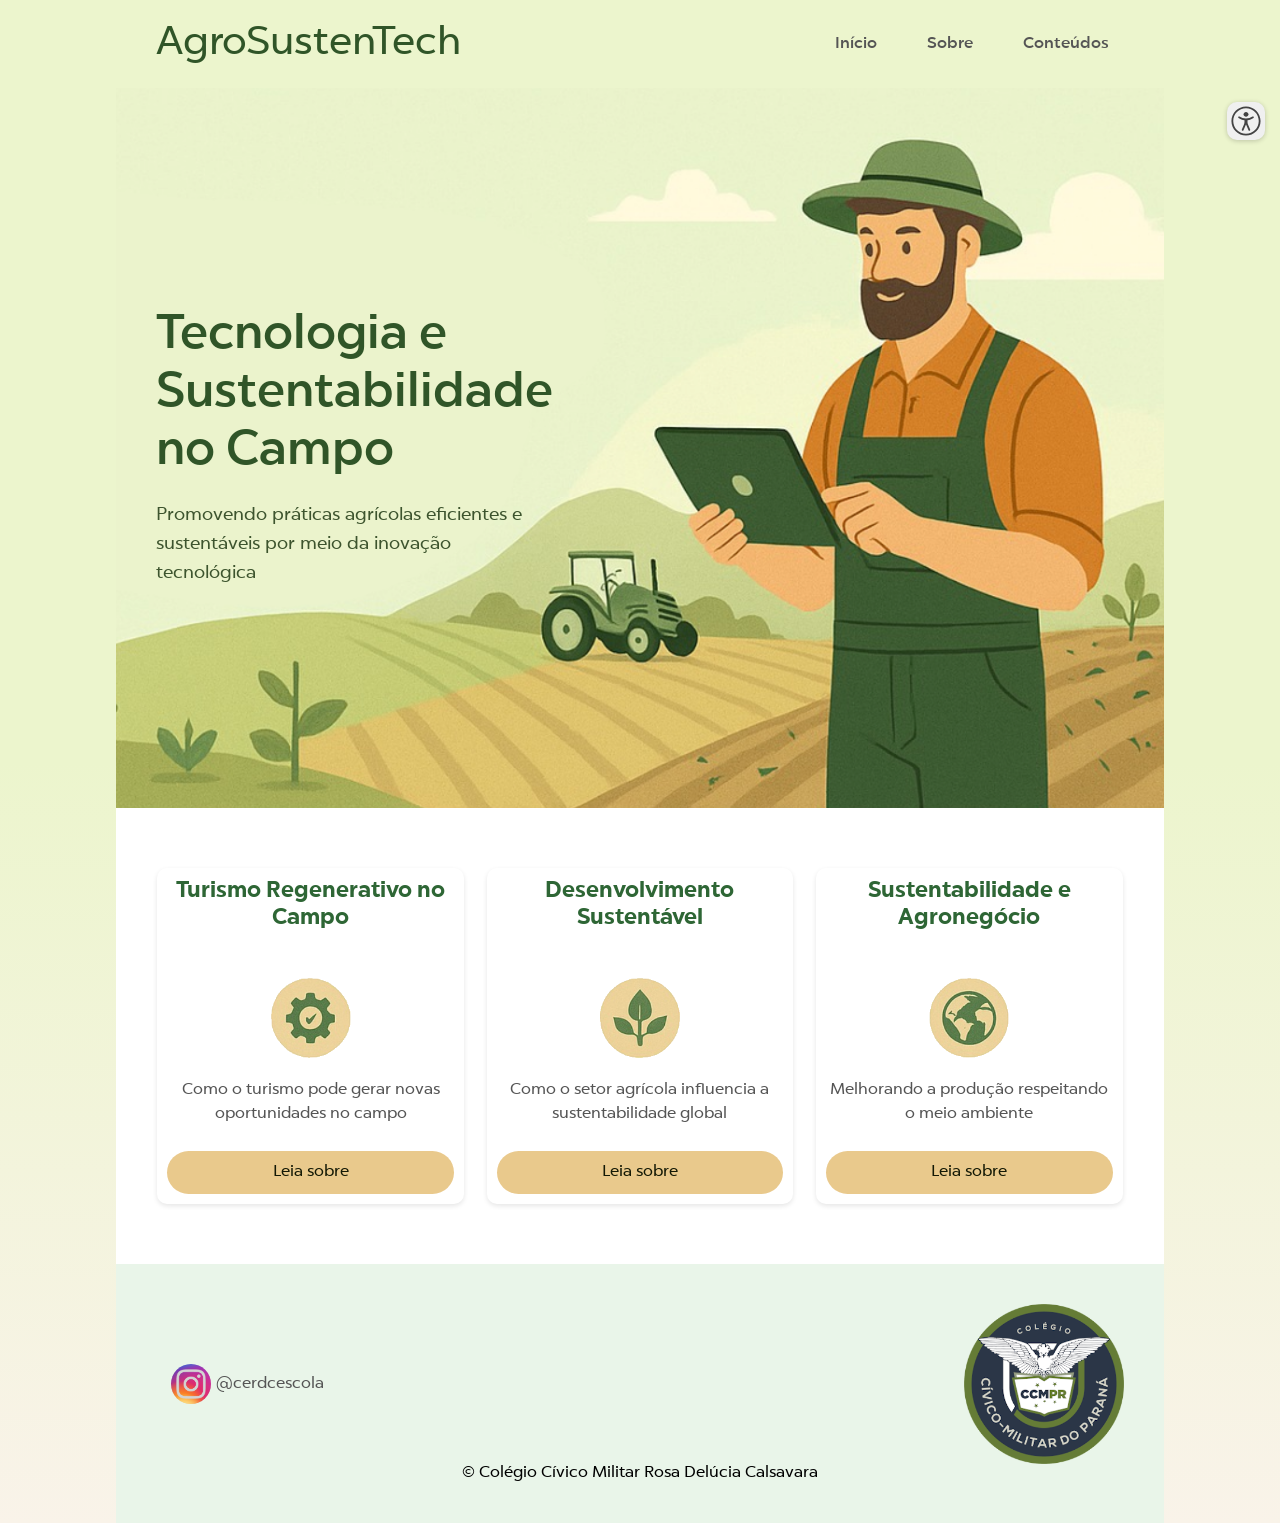
<file: index.html>
<!DOCTYPE html>
<html lang="en">

<head>
    <meta charset="UTF-8">
    <meta name="viewport" content="width=device-width, initial-scale=1.0">
    <title>Document</title>
    <link href="./styles/style.css" rel="stylesheet">
    <link rel="stylesheet" href="./acessibility/style.css"/>
    <script type="text/javascript" src="./acessibility/script.js"></script>
</head>

<body>

    <div class="main-width">
        <nav>
            <div>
                <a href="/agrosustentech"><h1>AgroSustenTech</h1></a>
            </div>
            <div class="nav-links-wrapper">
                <ul>
                    <li><a href="">Início</a></li>
                    <li><a href="./about/index.html">Sobre</a></li>
                    <li><a href="#info">Conteúdos</a></li>
                </ul>
                <div class="hamburguer">
                    <div class="bar"></div>
                    <div class="bar"></div>
                    <div class="bar"></div>
                </div>
            </div>
        </nav>
        <section class="hero">
            <div class="image">
                <div class="text">
                    <h1>Tecnologia e Sustentabilidade no Campo</h1>
                    <p>Promovendo práticas agrícolas eficientes e sustentáveis por meio da inovação tecnológica</p>
                </div>
            </div>
        </section>
        <section class="info" id="info">
            <ul>
                <li>
                    <h1>Turismo Regenerativo no Campo</h1>
                    <img src="images/icon-3.png">
                    <p>Como o turismo pode gerar novas oportunidades no campo</p>
                    <a href="./news/a-new/a-new.html">
                        <button>
                            Leia sobre
                        </button>
                    </a>
                </li>
                <li>
                    <h1>Desenvolvimento Sustentável</h1>
                    <img src="images/icon-1.png">
                    <p>Como o setor agrícola influencia a sustentabilidade global</p>
                    <a href="./news/b-new/b-new.html">
                        <button>
                            Leia sobre
                        </button>
                    </a>
                </li>
                <li>
                    <h1>Sustentabilidade e Agronegócio</h1>
                    <img src="images/icon-2.png">
                    <p>Melhorando a produção respeitando o meio ambiente</p>
                    <a href="./news/c-new/c-new.html">
                        <button>
                            Leia sobre
                        </button>
                    </a>
                </li>
            </ul>
        </section>

        <footer>
            <ul>
                <li>
                    <ul>
                        <li>
                            <img src="./images/sm_5b37de3263964.png" alt="">
                            <a href="https://www.instagram.com/cerdcescola/">@cerdcescola</a>
                        </li>
                    </ul>
                </li>
                <li>
                    </li>
                <li>
                    <img src="./images/brasao_cpmpr270.png" alt="">
                </li>
            </ul>
            <p class="copyright">&copy; Colégio Cívico Militar Rosa Delúcia Calsavara
        </footer>

    </div>
    <script>
        const hamburguer = document.querySelector(".hamburguer");
        const nav = document.querySelector("nav")


        hamburguer.addEventListener("click", () => {
            nav.classList.toggle("nav-open")
        })
    </script>
    <script type="text/javascript">
        ACCESSIBILITY.init();
    </script>

</body>

</html>
</file>
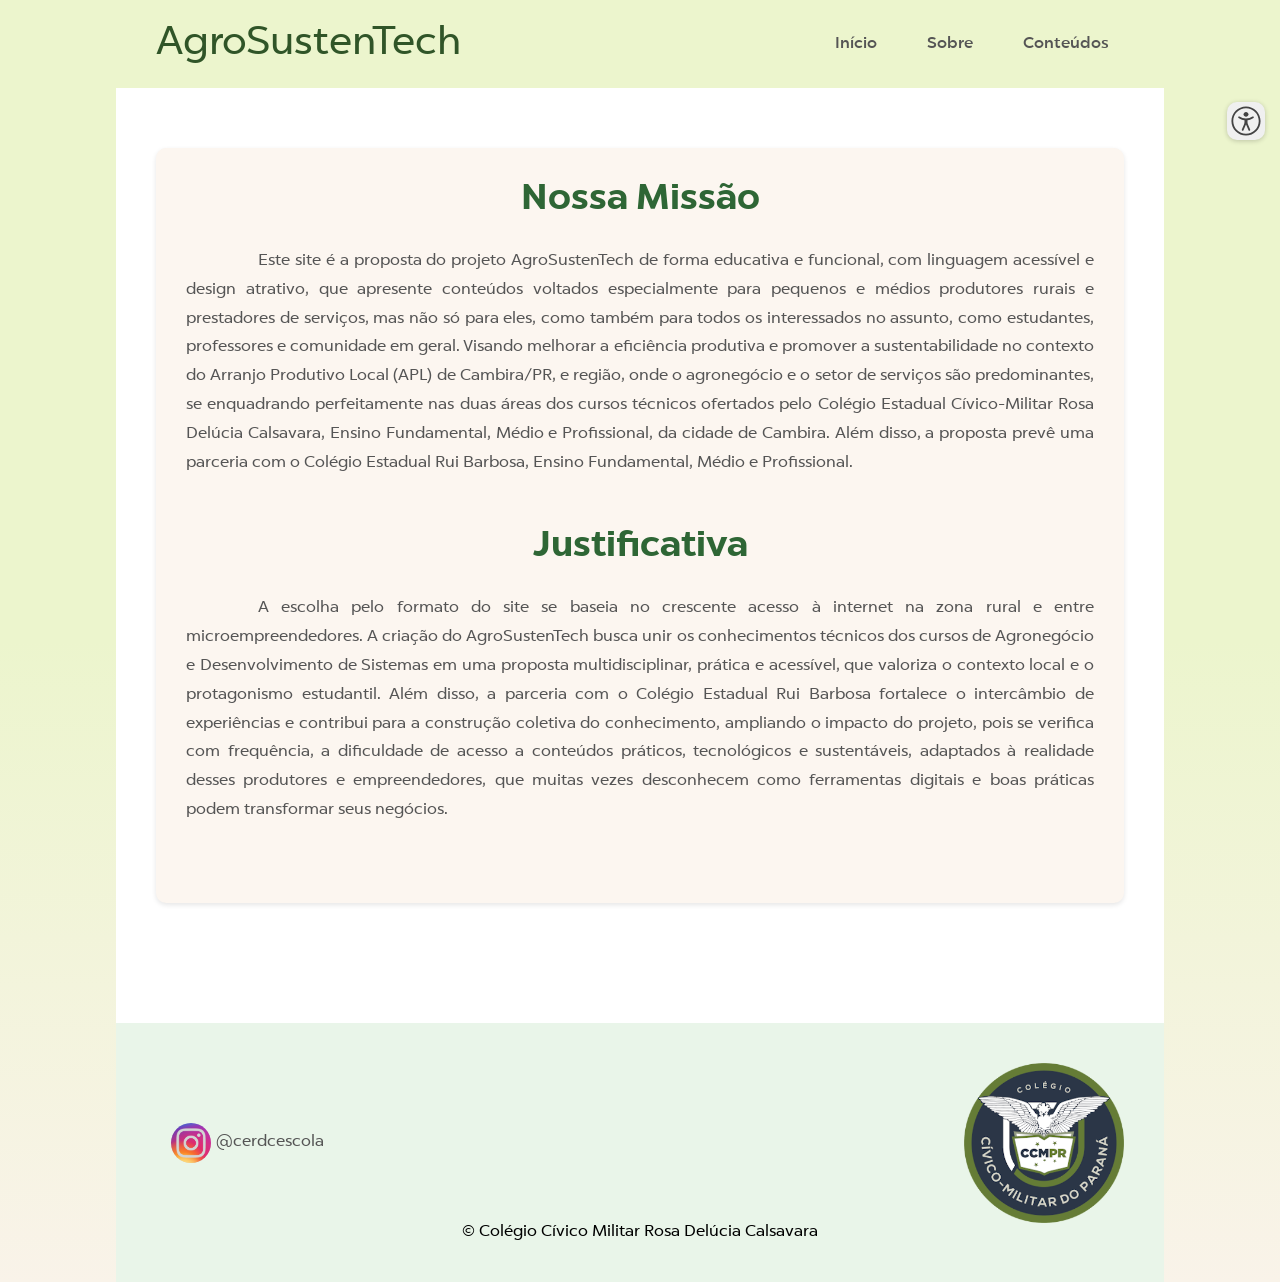
<file: about/index.html>
<!DOCTYPE html>
<html lang="en">
  <head>
    <meta charset="UTF-8" />
    <meta name="viewport" content="width=device-width, initial-scale=1.0" />
    <title>Sobre Nós - AgroSustenTech</title>
    <link href="../styles/style.css" rel="stylesheet" />
    <link rel="stylesheet" href="../acessibility/style.css" />
    <script type="text/javascript" src="../acessibility/script.js"></script>
  </head>

  <body>
    <div class="main-width">
      <nav>
        <div>
          <a href="/agrosustentech"><h1>AgroSustenTech</h1></a>
        </div>
        <div class="nav-links-wrapper">
          <ul>
            <li><a href="../">Início</a></li>
            <li><a href="../about/">Sobre</a></li>
            <li><a href="../#info">Conteúdos</a></li>
          </ul>
          <div class="hamburguer">
            <div class="bar"></div>
            <div class="bar"></div>
            <div class="bar"></div>
          </div>
        </div>
      </nav>

      <section class="about-content">
        <div class="about-info-block">
          <h2>Nossa Missão</h2>
          <p>
            Este site é a proposta do projeto AgroSustenTech de forma educativa
            e funcional, com linguagem acessível e design atrativo, que
            apresente conteúdos voltados especialmente para pequenos e médios
            produtores rurais e prestadores de serviços, mas não só para eles,
            como também para todos os interessados no assunto, como estudantes,
            professores e comunidade em geral. Visando melhorar a eficiência
            produtiva e promover a sustentabilidade no contexto do Arranjo
            Produtivo Local (APL) de Cambira/PR, e região, onde o agronegócio e
            o setor de serviços são predominantes, se enquadrando perfeitamente
            nas duas áreas dos cursos técnicos ofertados pelo Colégio Estadual
            Cívico-Militar Rosa Delúcia Calsavara, Ensino Fundamental, Médio e
            Profissional, da cidade de Cambira. Além disso, a proposta prevê uma
            parceria com o Colégio Estadual Rui Barbosa, Ensino Fundamental,
            Médio e Profissional.
          </p>
          <h2>Justificativa</h2>
          <p>
            A escolha pelo formato do site se baseia no crescente acesso à
            internet na zona rural e entre microempreendedores. A criação do
            AgroSustenTech busca unir os conhecimentos técnicos dos cursos de
            Agronegócio e Desenvolvimento de Sistemas em uma proposta
            multidisciplinar, prática e acessível, que valoriza o contexto local
            e o protagonismo estudantil. Além disso, a parceria com o Colégio
            Estadual Rui Barbosa fortalece o intercâmbio de experiências e
            contribui para a construção coletiva do conhecimento, ampliando o
            impacto do projeto, pois se verifica com frequência, a dificuldade
            de acesso a conteúdos práticos, tecnológicos e sustentáveis,
            adaptados à realidade desses produtores e empreendedores, que muitas
            vezes desconhecem como ferramentas digitais e boas práticas podem
            transformar seus negócios.
          </p>
        </div>
      </section>
      <footer>
        <ul>
          <li>
            <ul>
              <li>
                <img src="../images/sm_5b37de3263964.png" alt="" />
                <a href="https://www.instagram.com/cerdcescola/"
                  >@cerdcescola</a
                >
              </li>
            </ul>
          </li>
          <li></li>
          <li>
            <img src="../images/brasao_cpmpr270.png" alt="" />
          </li>
        </ul>
        <p class="copyright">
          &copy; Colégio Cívico Militar Rosa Delúcia Calsavara
        </p>
      </footer>
    </div>
    <script>
      const hamburguer = document.querySelector(".hamburguer");
      const nav = document.querySelector("nav");

      hamburguer.addEventListener("click", () => {
        nav.classList.toggle("nav-open");
      });

      var element = document.getElementById("markdown-content");
      element.innerHTML = MarkdownToHtml.parse(element.innerHTML);
    </script>
    <script type="text/javascript">
      ACCESSIBILITY.init();
    </script>
  </body>
</html>
</file>
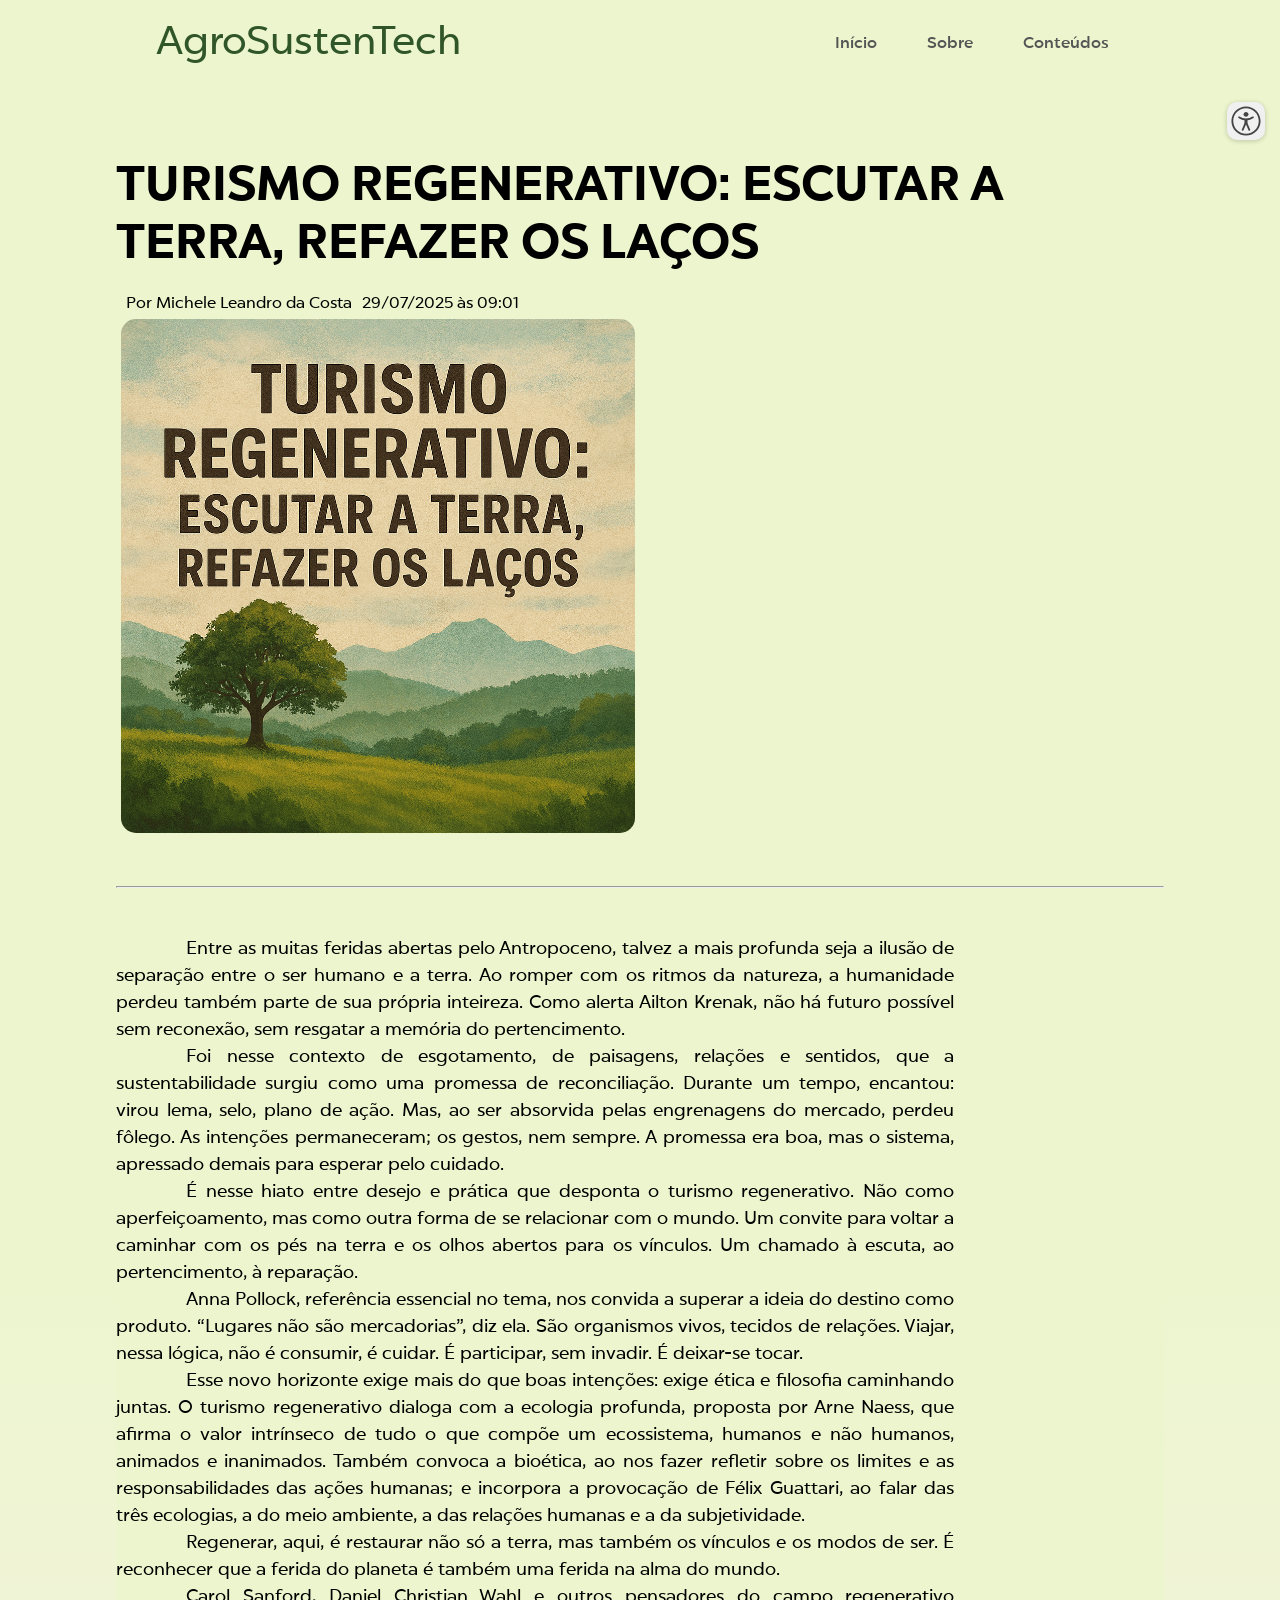
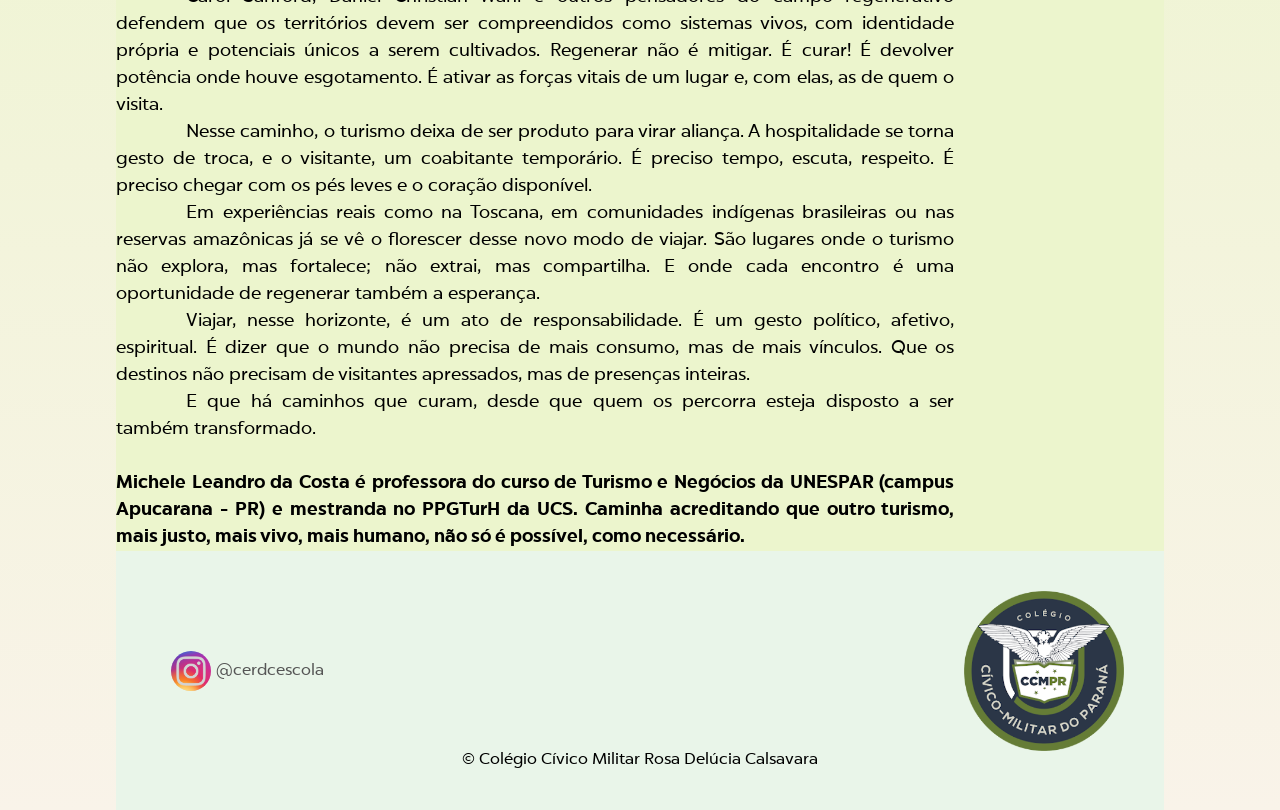
<file: news/a-new/a-new.html>
<!DOCTYPE html>
<html lang="en">
  <head>
    <meta charset="UTF-8" />
    <meta name="viewport" content="width=device-width, initial-scale=1.0" />
    <title>Document</title>
    <link href="../../styles/style.css" rel="stylesheet" />

    <link rel="stylesheet" href="../../acessibility/style.css" />
    <script type="text/javascript" src="../../acessibility/script.js"></script>
  </head>

  <body>
    <div class="main-width">
      <script src="../../src/markdown-to-html.min.js"></script>
      <nav>
        <div>
          <a href="/agrosustentech"><h1>AgroSustenTech</h1></a>
        </div>
        <div class="nav-links-wrapper">
          <ul>
            <li><a href="../../">Início</a></li>
            <li><a href="../../about/">Sobre</a></li>
            <li><a href="../../#info">Conteúdos</a></li>
          </ul>
          <div class="hamburguer">
            <div class="bar"></div>
            <div class="bar"></div>
            <div class="bar"></div>
          </div>
        </div>
      </nav>
      <section class="news-container">
        <h1 class="news-title">
          TURISMO REGENERATIVO: ESCUTAR A TERRA, REFAZER OS LAÇOS
        </h1>
        <div class="about-new">
          <p>Por Michele Leandro da Costa</p>
          <p>29/07/2025 às 09:01</p>
        </div>
        <section class="news-section">
          <img src="./img.png" alt="" />
          <hr />
          <div id="markdown-content">
            Entre as muitas feridas abertas pelo Antropoceno, talvez a mais profunda seja a ilusão de separação entre o ser humano e a terra. Ao romper com os ritmos da natureza, a humanidade perdeu também parte de sua própria inteireza. Como alerta Ailton Krenak, não há futuro possível sem reconexão, sem resgatar a memória do pertencimento.
            Foi nesse contexto de esgotamento, de paisagens, relações e sentidos, que a sustentabilidade surgiu como uma promessa de reconciliação. Durante um tempo, encantou: virou lema, selo, plano de ação. Mas, ao ser absorvida pelas engrenagens do mercado, perdeu fôlego. As intenções permaneceram; os gestos, nem sempre. A promessa era boa, mas o sistema, apressado demais para esperar pelo cuidado.
            É nesse hiato entre desejo e prática que desponta o turismo regenerativo. Não como aperfeiçoamento, mas como outra forma de se relacionar com o mundo. Um convite para voltar a caminhar com os pés na terra e os olhos abertos para os vínculos. Um chamado à escuta, ao pertencimento, à reparação.
            Anna Pollock, referência essencial no tema, nos convida a superar a ideia do destino como produto. “Lugares não são mercadorias”, diz ela. São organismos vivos, tecidos de relações. Viajar, nessa lógica, não é consumir, é cuidar. É participar, sem invadir. É deixar-se tocar.
            Esse novo horizonte exige mais do que boas intenções: exige ética e filosofia caminhando juntas. O turismo regenerativo dialoga com a ecologia profunda, proposta por Arne Naess, que afirma o valor intrínseco de tudo o que compõe um ecossistema, humanos e não humanos, animados e inanimados. Também convoca a bioética, ao nos fazer refletir sobre os limites e as responsabilidades das ações humanas; e incorpora a provocação de Félix Guattari, ao falar das três ecologias, a do meio ambiente, a das relações humanas e a da subjetividade.
            Regenerar, aqui, é restaurar não só a terra, mas também os vínculos e os modos de ser. É reconhecer que a ferida do planeta é também uma ferida na alma do mundo.
            Carol Sanford, Daniel Christian Wahl e outros pensadores do campo regenerativo defendem que os territórios devem ser compreendidos como sistemas vivos, com identidade própria e potenciais únicos a serem cultivados. Regenerar não é mitigar. É curar! É devolver potência onde houve esgotamento. É ativar as forças vitais de um lugar e, com elas, as de quem o visita.

            Nesse caminho, o turismo deixa de ser produto para virar aliança. A hospitalidade se torna gesto de troca, e o visitante, um coabitante temporário. É preciso tempo, escuta, respeito. É preciso chegar com os pés leves e o coração disponível.
            Em experiências reais como na Toscana, em comunidades indígenas brasileiras ou nas reservas amazônicas já se vê o florescer desse novo modo de viajar. São lugares onde o turismo não explora, mas fortalece; não extrai, mas compartilha. E onde cada encontro é uma oportunidade de regenerar também a esperança.
            Viajar, nesse horizonte, é um ato de responsabilidade. É um gesto político, afetivo, espiritual. É dizer que o mundo não precisa de mais consumo, mas de mais vínculos. Que os destinos não precisam de visitantes apressados, mas de presenças inteiras.
            E que há caminhos que curam, desde que quem os percorra esteja disposto a ser também transformado.
            <br>
            <p class="markdown-information">**Michele Leandro da Costa é professora do curso de Turismo e Negócios da UNESPAR (campus Apucarana - PR) e mestranda no PPGTurH da UCS. Caminha acreditando que outro turismo, mais justo, mais vivo, mais humano, não só é possível, como necessário.**</p>
          </div>
        </section>
      </section>
      <footer>
        <ul>
          <li>
            <ul>
              <li>
                <img src="../../images/sm_5b37de3263964.png" alt="" />
                <a href="https://www.instagram.com/cerdcescola/">@cerdcescola</a>
              </li>
            </ul>
          </li>
          <li></li>
          <li>
            <img src="../../images/brasao_cpmpr270.png" alt="" />
          </li>
        </ul>
        <p class="copyright">
          &copy; Colégio Cívico Militar Rosa Delúcia Calsavara
        </p>
      </footer>
    </div>


    <script>
      const hamburguer = document.querySelector(".hamburguer");
      const nav = document.querySelector("nav");

      hamburguer.addEventListener("click", () => {
        nav.classList.toggle("nav-open");
      });

      var element = document.getElementById("markdown-content");
      element.innerHTML = MarkdownToHtml.parse(element.innerHTML);
    </script>
    <script type="text/javascript">
      ACCESSIBILITY.init();
    </script>
  </body>
</html>
</file>
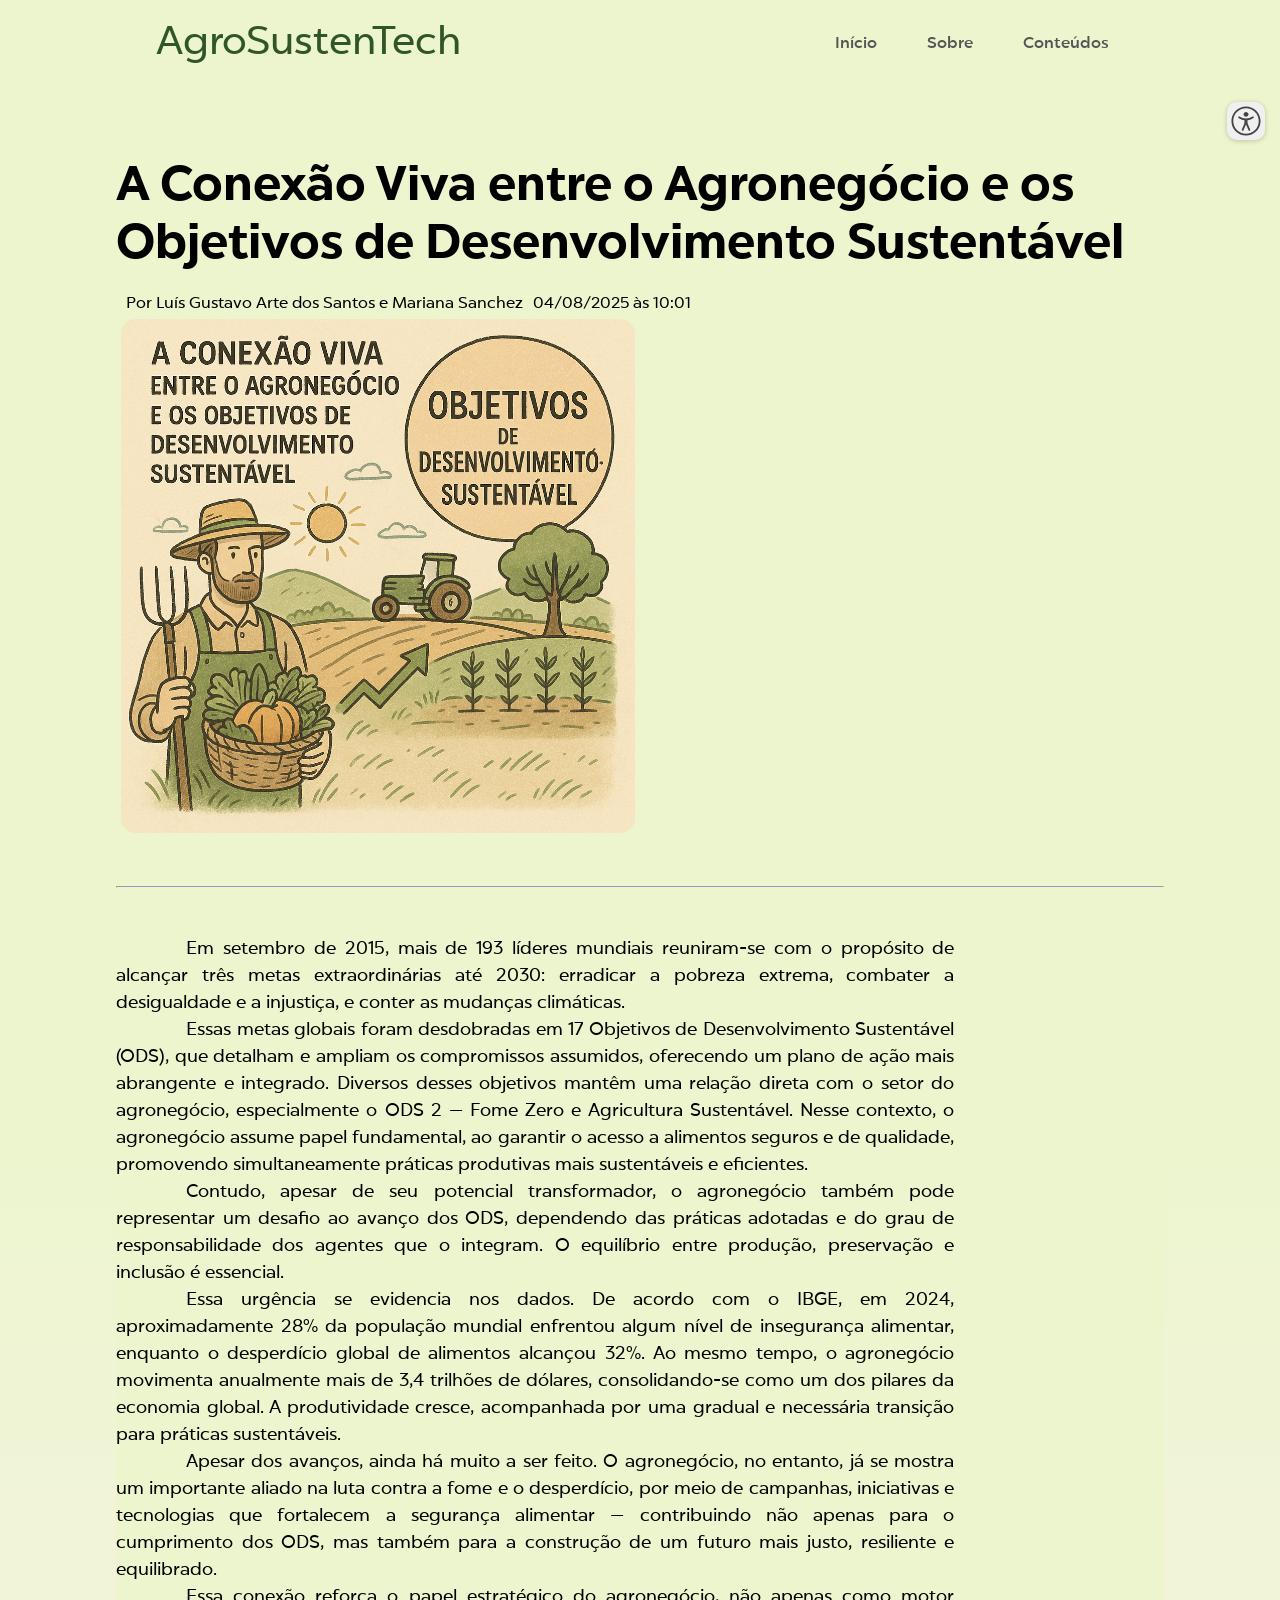
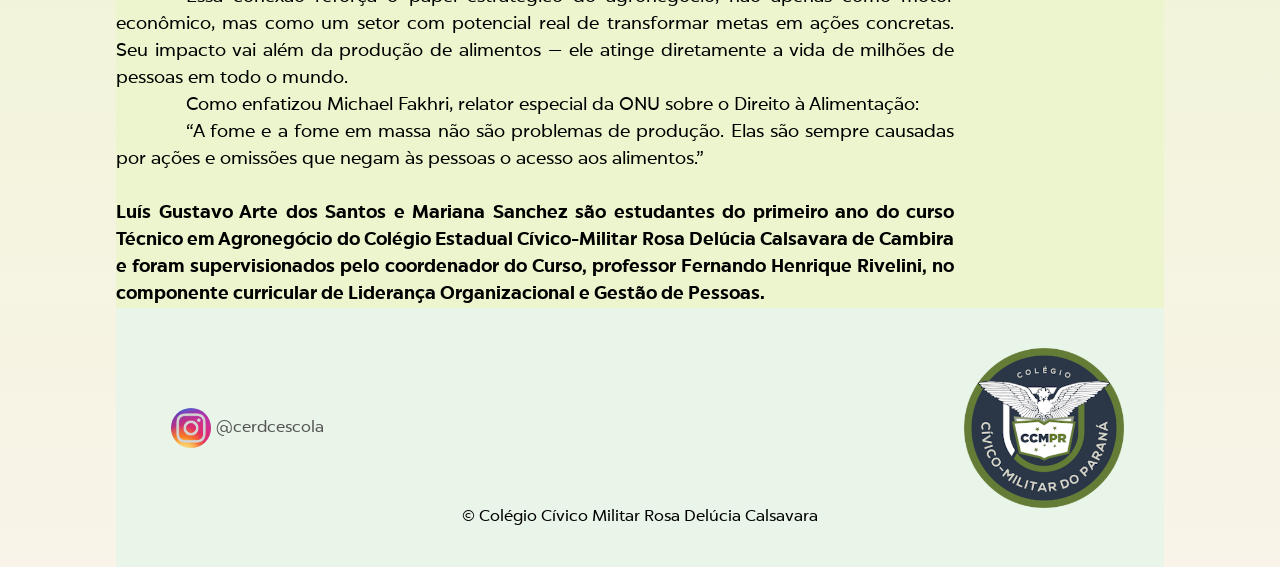
<file: news/b-new/b-new.html>
<!DOCTYPE html>
<html lang="en">
  <head>
    <meta charset="UTF-8" />
    <meta name="viewport" content="width=device-width, initial-scale=1.0" />
    <title>Document</title>
    <link href="../../styles/style.css" rel="stylesheet" />

    <link rel="stylesheet" href="../../acessibility/style.css" />
    <script type="text/javascript" src="../../acessibility/script.js"></script>
  </head>

  <body>
    <div class="main-width">
      <script src="../../src/markdown-to-html.min.js"></script>
      <nav>
        <div>
          <a href="/agrosustentech"><h1>AgroSustenTech</h1></a>
        </div>
        <div class="nav-links-wrapper">
          <ul>
            <li><a href="../../">Início</a></li>
            <li><a href="../../about/">Sobre</a></li>
            <li><a href="../../#info">Conteúdos</a></li>
          </ul>
          <div class="hamburguer">
            <div class="bar"></div>
            <div class="bar"></div>
            <div class="bar"></div>
          </div>
        </div>
      </nav>
      <section class="news-container">
        <h1 class="news-title">
          A Conexão Viva entre o Agronegócio e os Objetivos de Desenvolvimento Sustentável
        </h1>
        <div class="about-new">
          <p>Por Luís Gustavo Arte dos Santos e Mariana Sanchez</p>
          <p>04/08/2025 às 10:01</p>
        </div>
        <section class="news-section">
          <img src="./img.png" alt="" />
          <hr />
          <div id="markdown-content">
            Em setembro de 2015, mais de 193 líderes mundiais reuniram-se com o propósito de alcançar três metas extraordinárias até 2030: erradicar a pobreza extrema, combater a desigualdade e a injustiça, e conter as mudanças climáticas. 
            Essas metas globais foram desdobradas em 17 Objetivos de Desenvolvimento Sustentável (ODS), que detalham e ampliam os compromissos assumidos, oferecendo um plano de ação mais abrangente e integrado. Diversos desses objetivos mantêm uma relação direta com o setor do agronegócio, especialmente o ODS 2 — Fome Zero e Agricultura Sustentável. Nesse contexto, o agronegócio assume papel fundamental, ao garantir o acesso a alimentos seguros e de qualidade, promovendo simultaneamente práticas produtivas mais sustentáveis e eficientes. 
            Contudo, apesar de seu potencial transformador, o agronegócio também pode representar um desafio ao avanço dos ODS, dependendo das práticas adotadas e do grau de responsabilidade dos agentes que o integram. O equilíbrio entre produção, preservação e inclusão é essencial. 
            Essa urgência se evidencia nos dados. De acordo com o IBGE, em 2024, aproximadamente 28% da população mundial enfrentou algum nível de insegurança alimentar, enquanto o desperdício global de alimentos alcançou 32%. Ao mesmo tempo, o agronegócio movimenta anualmente mais de 3,4 trilhões de dólares, consolidando-se como um dos pilares da economia global. A produtividade cresce, acompanhada por uma gradual e necessária transição para práticas sustentáveis. 
            Apesar dos avanços, ainda há muito a ser feito. O agronegócio, no entanto, já se mostra um importante aliado na luta contra a fome e o desperdício, por meio de campanhas, iniciativas e tecnologias que fortalecem a segurança alimentar — contribuindo não apenas para o cumprimento dos ODS, mas também para a construção de um futuro mais justo, resiliente e equilibrado. 
            Essa conexão reforça o papel estratégico do agronegócio, não apenas como motor econômico, mas como um setor com potencial real de transformar metas em ações concretas. Seu impacto vai além da produção de alimentos — ele atinge diretamente a vida de milhões de pessoas em todo o mundo. 
            Como enfatizou Michael Fakhri, relator especial da ONU sobre o Direito à Alimentação: 
            “A fome e a fome em massa não são problemas de produção. Elas são sempre causadas por ações e omissões que negam às pessoas o acesso aos alimentos.”
            <br>
            <p class="markdown-information">**Luís Gustavo Arte dos Santos e Mariana Sanchez são estudantes do primeiro ano do curso Técnico em Agronegócio do Colégio Estadual Cívico-Militar Rosa Delúcia Calsavara de Cambira e foram supervisionados pelo coordenador do Curso, professor Fernando Henrique Rivelini, no componente curricular de Liderança Organizacional e Gestão de Pessoas.**</p>
          </div>
        </section>
      </section>
      
    <footer>
      <ul>
        <li>
          <ul>
            <li>
              <img src="../../images/sm_5b37de3263964.png" alt="" />
              <a href="https://www.instagram.com/cerdcescola/">@cerdcescola</a>
            </li>
          </ul>
        </li>
        <li></li>
        <li>
          <img src="../../images/brasao_cpmpr270.png" alt="" />
        </li>
      </ul>
      <p class="copyright">
        &copy; Colégio Cívico Militar Rosa Delúcia Calsavara
      </p>
    </footer>

    </div>

    <script>
      const hamburguer = document.querySelector(".hamburguer");
      const nav = document.querySelector("nav");

      hamburguer.addEventListener("click", () => {
        nav.classList.toggle("nav-open");
      });

      var element = document.getElementById("markdown-content");
      element.innerHTML = MarkdownToHtml.parse(element.innerHTML);
    </script>
    <script type="text/javascript">
      ACCESSIBILITY.init();
    </script>
  </body>
</html>
</file>
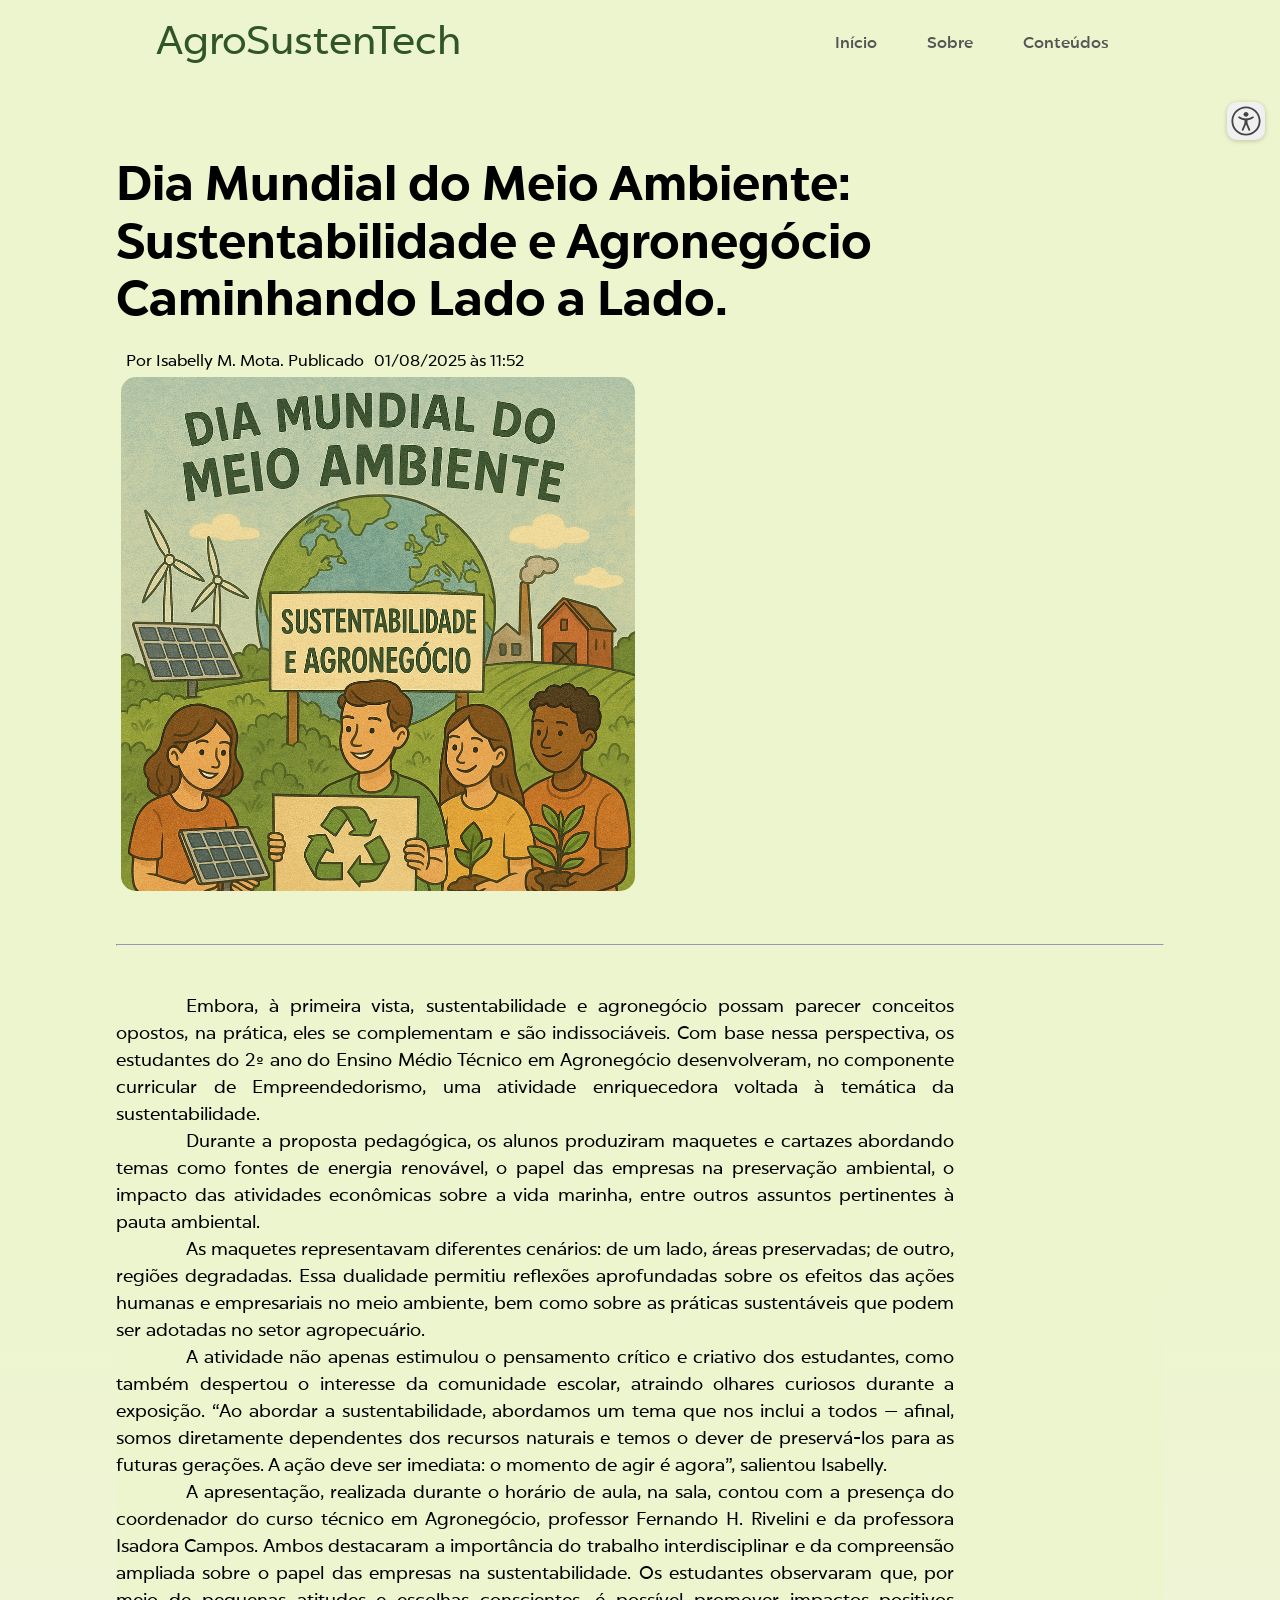
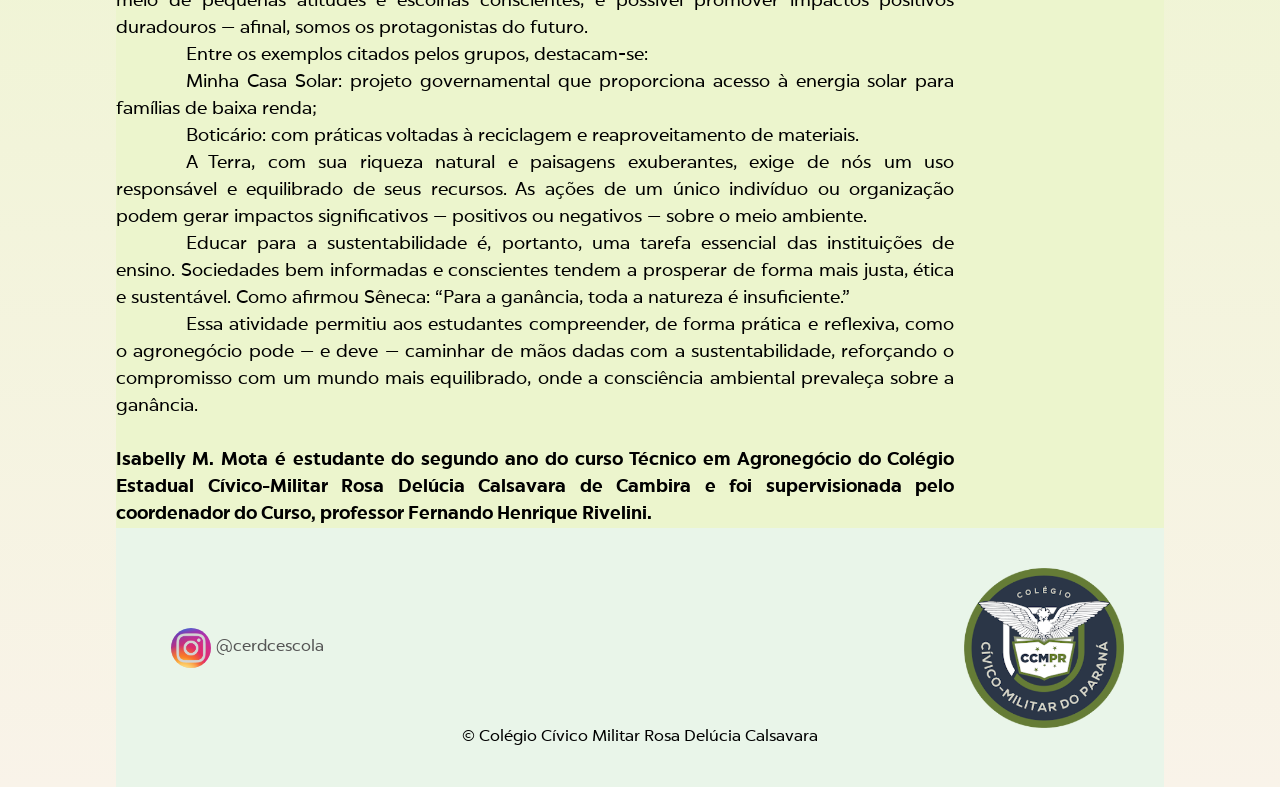
<file: news/c-new/c-new.html>
<!DOCTYPE html>
<html lang="en">
  <head>
    <meta charset="UTF-8" />
    <meta name="viewport" content="width=device-width, initial-scale=1.0" />
    <title>Document</title>
    <link href="../../styles/style.css" rel="stylesheet" />

    <link rel="stylesheet" href="../../acessibility/style.css" />
    <script type="text/javascript" src="../../acessibility/script.js"></script>
  </head>

  <body>
    <div class="main-width">
      <script src="../../src/markdown-to-html.min.js"></script>
      <nav>
        <div>
          <a href="/agrosustentech"><h1>AgroSustenTech</h1></a>
        </div>
        <div class="nav-links-wrapper">
          <ul>
            <li><a href="../../">Início</a></li>
            <li><a href="../../about/">Sobre</a></li>
            <li><a href="../../#info">Conteúdos</a></li>
          </ul>
          <div class="hamburguer">
            <div class="bar"></div>
            <div class="bar"></div>
            <div class="bar"></div>
          </div>
        </div>
      </nav>
      <section class="news-container">
        <h1 class="news-title">
          Dia Mundial do Meio Ambiente: Sustentabilidade e Agronegócio Caminhando Lado a Lado.

        </h1>
        <div class="about-new">
          <p>Por Isabelly M. Mota. Publicado</p>
          <p>01/08/2025 às 11:52</p>
        </div>
        <section class="news-section">
          <img src="./img.png" alt="" />
          <hr />
          <div id="markdown-content">
            Embora, à primeira vista, sustentabilidade e agronegócio possam parecer conceitos opostos, na prática, eles se complementam e são indissociáveis. Com base nessa perspectiva, os estudantes do 2º ano do Ensino Médio Técnico em Agronegócio desenvolveram, no componente curricular de Empreendedorismo, uma atividade enriquecedora voltada à temática da sustentabilidade.
            Durante a proposta pedagógica, os alunos produziram maquetes e cartazes abordando temas como fontes de energia renovável, o papel das empresas na preservação ambiental, o impacto das atividades econômicas sobre a vida marinha, entre outros assuntos pertinentes à pauta ambiental.
            As maquetes representavam diferentes cenários: de um lado, áreas preservadas; de outro, regiões degradadas. Essa dualidade permitiu reflexões aprofundadas sobre os efeitos das ações humanas e empresariais no meio ambiente, bem como sobre as práticas sustentáveis que podem ser adotadas no setor agropecuário.
            A atividade não apenas estimulou o pensamento crítico e criativo dos estudantes, como também despertou o interesse da comunidade escolar, atraindo olhares curiosos durante a exposição. “Ao abordar a sustentabilidade, abordamos um tema que nos inclui a todos — afinal, somos diretamente dependentes dos recursos naturais e temos o dever de preservá-los para as futuras gerações. A ação deve ser imediata: o momento de agir é agora”, salientou Isabelly.
            A apresentação, realizada durante o horário de aula, na sala, contou com a presença do coordenador do curso técnico em Agronegócio, professor Fernando H. Rivelini e da professora Isadora Campos. Ambos destacaram a importância do trabalho interdisciplinar e da compreensão ampliada sobre o papel das empresas na sustentabilidade. Os estudantes observaram que, por meio de pequenas atitudes e escolhas conscientes, é possível promover impactos positivos duradouros — afinal, somos os protagonistas do futuro.
            Entre os exemplos citados pelos grupos, destacam-se:
            Minha Casa Solar: projeto governamental que proporciona acesso à energia solar para famílias de baixa renda;


            Boticário: com práticas voltadas à reciclagem e reaproveitamento de materiais.


            A Terra, com sua riqueza natural e paisagens exuberantes, exige de nós um uso responsável e equilibrado de seus recursos. As ações de um único indivíduo ou organização podem gerar impactos significativos — positivos ou negativos — sobre o meio ambiente.
            Educar para a sustentabilidade é, portanto, uma tarefa essencial das instituições de ensino. Sociedades bem informadas e conscientes tendem a prosperar de forma mais justa, ética e sustentável. Como afirmou Sêneca: “Para a ganância, toda a natureza é insuficiente.”
            Essa atividade permitiu aos estudantes compreender, de forma prática e reflexiva, como o agronegócio pode — e deve — caminhar de mãos dadas com a sustentabilidade, reforçando o compromisso com um mundo mais equilibrado, onde a consciência ambiental prevaleça sobre a ganância.
            <br>
            <p class="markdown-information">**Isabelly M. Mota é estudante do segundo ano do curso Técnico em Agronegócio do Colégio Estadual Cívico-Militar Rosa Delúcia Calsavara de Cambira e foi supervisionada pelo coordenador do Curso, professor Fernando Henrique Rivelini.**</p>
          </div>
        </section>
      </section>
      
    <footer>
      <ul>
        <li>
          <ul>
            <li>
              <img src="../../images/sm_5b37de3263964.png" alt="" />
              <a href="https://www.instagram.com/cerdcescola/">@cerdcescola</a>
            </li>
          </ul>
        </li>
        <li></li>
        <li>
          <img src="../../images/brasao_cpmpr270.png" alt="" />
        </li>
      </ul>
      <p class="copyright">
        &copy; Colégio Cívico Militar Rosa Delúcia Calsavara
      </p>
    </footer>

    </div>

    <script>
      const hamburguer = document.querySelector(".hamburguer");
      const nav = document.querySelector("nav");

      hamburguer.addEventListener("click", () => {
        nav.classList.toggle("nav-open");
      });

      var element = document.getElementById("markdown-content");
      element.innerHTML = MarkdownToHtml.parse(element.innerHTML);
    </script>
    <script type="text/javascript">
      ACCESSIBILITY.init();
    </script>
  </body>
</html>
</file>
<file: styles/style.css>
/* Reset */
* {
  margin: 0;
  padding: 0;
  box-sizing: border-box;
  list-style: none;
}

/* FONTES DO PROJETO */

/* ChronicaPro Thin */
@font-face {
  font-family: "ChronicaPro";
  src: url("../fonts/TTF/ChronicaPro-Thin.ttf") format("truetype");
  font-weight: 100;
  /* Corresponds to Thin */
  font-style: normal;
  font-display: swap;
  /* Best practice for font loading */
}

/* ChronicaPro Thin Italic */
@font-face {
  font-family: "ChronicaPro";
  src: url("../fonts/TTF/ChronicaProThinIt.ttf") format("truetype");
  font-weight: 100;
  font-style: italic;
  font-display: swap;
}

/* ChronicaPro UltraLight */
@font-face {
  font-family: "ChronicaPro";
  src: url("../fonts/TTF/ChronicaPro-UltraLight.ttf") format("truetype");
  font-weight: 200;
  /* Corresponds to ExtraLight/UltraLight */
  font-style: normal;
  font-display: swap;
}

/* ChronicaPro UltraLight Italic */
@font-face {
  font-family: "ChronicaPro";
  src: url("../fonts/TTF/ChronicaProUltraLightIt.ttf") format("truetype");
  font-weight: 200;
  font-style: italic;
  font-display: swap;
}

/* ChronicaPro Light */
@font-face {
  font-family: "ChronicaPro";
  src: url("../fonts/TTF/ChronicaPro-Light.ttf") format("truetype");
  font-weight: 300;
  /* Corresponds to Light */
  font-style: normal;
  font-display: swap;
}

/* ChronicaPro Light Italic */
@font-face {
  font-family: "ChronicaPro";
  src: url("../fonts/TTF/ChronicaProLightIt.ttf") format("truetype");
  font-weight: 300;
  font-style: italic;
  font-display: swap;
}

/* ChronicaPro Book / Regular (assuming Book is Regular or a specific weight) */
@font-face {
  font-family: "ChronicaPro";
  src: url("../fonts/TTF/ChronicaPro-Book.ttf") format("truetype");
  font-weight: 400;
  /* Often 'Book' is normal/regular weight */
  font-style: normal;
  font-display: swap;
}

/* ChronicaPro Book Italic */
@font-face {
  font-family: "ChronicaPro";
  src: url("../fonts/TTF/ChronicaProBookIt.ttf") format("truetype");
  font-weight: 400;
  font-style: italic;
  font-display: swap;
}

/* ChronicaPro Regular */
@font-face {
  font-family: "ChronicaPro";
  src: url("../fonts/TTF/ChronicaPro-Regular.ttf") format("truetype");
  font-weight: normal;
  /* Also can be 400 */
  font-style: normal;
  font-display: swap;
}

/* ChronicaPro Regular Italic */
@font-face {
  font-family: "ChronicaPro";
  src: url("../fonts/TTF/ChronicaProRegularIt.ttf") format("truetype");
  font-weight: normal;
  font-style: italic;
  font-display: swap;
}

/* ChronicaPro Medium */
@font-face {
  font-family: "ChronicaPro";
  src: url("../fonts/TTF/ChronicaPro-Medium.ttf") format("truetype");
  font-weight: 500;
  /* Corresponds to Medium */
  font-style: normal;
  font-display: swap;
}

/* ChronicaPro Medium Italic */
@font-face {
  font-family: "ChronicaPro";
  src: url("../fonts/TTF/ChronicaProMediumIt.ttf") format("truetype");
  font-weight: 500;
  font-style: italic;
  font-display: swap;
}

/* ChronicaPro Bold */
@font-face {
  font-family: "ChronicaPro";
  src: url("../fonts/TTF/ChronicaPro-Bold.ttf") format("truetype");
  font-weight: bold;
  /* Also can be 700 */
  font-style: normal;
  font-display: swap;
}

/* ChronicaPro Bold Italic */
@font-face {
  font-family: "ChronicaPro";
  src: url("../fonts/TTF/ChronicaProBoldIt.ttf") format("truetype");
  font-weight: bold;
  font-style: italic;
  font-display: swap;
}

/* ChronicaPro Heavy */
@font-face {
  font-family: "ChronicaPro";
  src: url("../fonts/TTF/ChronicaPro-Heavy.ttf") format("truetype");
  font-weight: 800;
  /* Corresponds to ExtraBold/Heavy */
  font-style: normal;
  font-display: swap;
}

/* ChronicaPro Heavy Italic */
@font-face {
  font-family: "ChronicaPro";
  src: url("../fonts/TTF/ChronicaProHeavyIt.ttf") format("truetype");
  font-weight: 800;
  font-style: italic;
  font-display: swap;
}

/* ChronicaPro Black */
@font-face {
  font-family: "ChronicaPro";
  src: url("../fonts/TTF/ChronicaPro-Black.ttf") format("truetype");
  font-weight: 900;
  /* Corresponds to Black */
  font-style: normal;
  font-display: swap;
}

/* ChronicaPro Black Italic */
@font-face {
  font-family: "ChronicaPro";
  src: url("../fonts/TTF/ChronicaProBlackIt.ttf") format("truetype");
  font-weight: 900;
  font-style: italic;
  font-display: swap;
}

html {
  scroll-behavior: smooth;
}

body {
  font-family: "ChronicaPro", sans-serif;
  background: linear-gradient(to bottom, #ecf5cd 50%, #f9f3e9);
  min-height: 100vh;
  margin: 0;
}

.main-width {
  max-width: 1048px;
  margin: auto;
}

nav {
  background-color: #ecf5cd;
  padding: 20px 40px;
  display: flex;
  justify-content: space-between;
  align-items: center;
  position: relative;
}

nav div:first-child h1 {
  font-family: "ChronicaPro", sans-serif;
  color: #305528;
  font-size: 40px;
  font-weight: 400;

}

nav div:first-child a {
    text-decoration: none !important
}

/* Styles for navigation links */
nav .nav-links-wrapper ul {
  display: flex;
  list-style: none;
  padding: 0;
  margin: 0;
}

nav .nav-links-wrapper ul li {
  margin-left: 20px;
}

nav .nav-links-wrapper ul li a {
  font-family: "ChronicaPro", sans-serif;
  text-decoration: none;
  color: #555;
  font-size: 16px;
  font-weight: 500;
  padding: 10px 15px;
  border-radius: 5px;
  transition: background-color 0.3s ease;
}

nav .nav-links-wrapper ul li a:hover {
  background-color: rgb(252, 246, 240);
}

/* Hamburger menu */
nav .hamburguer {
  display: none;
  flex-direction: column;
  justify-content: space-between;
  width: 30px;
  height: 20px;
  cursor: pointer;
  z-index: 101;
}

nav .hamburguer .bar {
  width: 100%;
  height: 3px;
  background-color: #3d7e46;
  border-radius: 2px;
  transition: all 0.3s ease-in-out;
}

/* HERO */
.hero {
  height: 720px;
  background-color: #ecf5cd;
  width: 100%;
}

.hero .image {
  max-width: 1275px;
  width: 100%;
  height: 720px;
  margin: 0 auto;
  display: flex;
  align-items: center;
  justify-content: flex-start;
  background: url("../images/hero-bg.png") no-repeat center right;
  background-size: cover;
}

.hero .image .text {
  flex: 0.4;
  padding-right: 40px;
  padding-left: 40px;
}

.hero .image .text h1 {
  font-family: "ChronicaPro", sans-serif;
  color: #305528;
  font-size: 48px;
  line-height: 1.2;
  margin-bottom: 20px;
  font-weight: 500;
}

.hero .image .text p {
  font-family: "ChronicaPro", sans-serif;
  color: #3d542e;
  font-size: 18px;
  line-height: 1.6;
  font-weight: 400;
}

/* INFO */
.info {
  background: #fff;
  padding: 60px 40px;
}

.info ul {
  max-width: 968px;
  margin: 0 auto;
  display: flex;
  justify-content: space-around;
  padding: 0;
}

.info ul li {
  flex: 0.33;
  flex-shrink: 0;
  padding: 10px;
  border-radius: 10px;
  text-align: center;
  box-shadow: 0 2px 5px rgba(0, 0, 0, 0.1);
  margin: 0 10px;
  display: flex;
  flex-direction: column;
  justify-content: space-between;
}

.info ul li:first-child {
  margin-left: 0;
}

.info ul li:last-child {
  margin-right: 0;
}

.info ul li h1 {
  font-family: "ChronicaPro", sans-serif;
  color: #2e6635;
  font-size: 22px;
  font-weight: 700;
  height: 100px;
  align-self: flex-start !important;
}

.info ul li img {
  width: 80px;
  height: 80px;
  margin-bottom: 20px;
  align-self: center;
}

.info ul li p {
  font-family: "ChronicaPro", sans-serif;
  color: #555;
  font-size: 16px;
  line-height: 1.5;
  margin-bottom: 25px;
  font-weight: 400;
}

.info ul li button {
  font-family: "ChronicaPro", sans-serif;
  background-color: #e9c98c;
  color: #141905;
  border: none;
  padding: 12px 25px;
  border-radius: 5px;
  font-size: 16px;
  font-weight: 400;
  cursor: pointer;
  transition: background-color 0.3s ease;
  border-radius: 50px;
  width: 100%;
}

.info ul li button:hover {
  background-color: #e0b36a;
}

/* FOOTER */
footer {
  background: #e9f5e9;
  padding: 40px 40px;
}

footer > ul {
  max-width: 968px;
  margin: 0 auto;
  display: flex;
  justify-content: space-between;
  align-items: center;
  padding: 0;
}

footer > ul > li {
  flex: 1;
  display: flex;
  justify-content: center;
}

footer > ul > li:first-child {
  justify-content: flex-start;
}

footer > ul > li:last-child {
  justify-content: flex-end;
}

footer > ul > li ul {
  display: flex;
  padding: 0;
}

footer > ul > li ul li {
  display: flex;
  align-items: center;
  margin: 0 10px;
}

footer > ul > li ul li a {
  text-decoration: none;
  color: #555;
}

footer > ul > li ul li img {
  width: 40px;
  height: 40px;
  border-radius: 50%;
  background-color: #d3d3d3;
  margin: 5px;
}

footer > ul > li img {
  max-width: 160px;
  height: auto;
}

.copyright {
  text-align: center;
}

/* Responsive adjustments */
@media (max-width: 768px) {
  /* Hide desktop navigation links */
  nav .nav-links-wrapper ul {
    display: none;
    flex-direction: column;
    position: absolute;
    top: 100%;
    left: 0;
    width: 100%;
    background-color: #ffffff;
    box-shadow: 0 4px 8px rgba(0, 0, 0, 0.1);
    padding: 20px 0;
    z-index: 100;
    transition: transform 0.3s ease-out;
    transform: translateY(-100%);
  }

  /* Adjust list item and link styles for mobile menu */
  nav .nav-links-wrapper ul li {
    margin: 0;
  }

  nav .nav-links-wrapper ul li a {
    font-family: "ChronicaPro", sans-serif;
    /* Applied ChronicaPro */
    padding: 15px 0;
    width: 100%;
    display: block;
    text-align: center;
    color: #3d7e46;
    font-weight: 500;
    /* Using Medium weight for mobile nav links */
  }

  /* Show the hamburger menu on small screens */
  nav .hamburguer {
    display: flex;
  }

  /* Styles when the nav is open */
  nav.nav-open .nav-links-wrapper ul {
    display: flex;
    transform: translateY(0);
  }

  /* Hamburger icon transformation */
  nav.nav-open .hamburguer .bar:nth-child(1) {
    transform: translateY(8px) rotate(45deg);
  }

  nav.nav-open .hamburguer .bar:nth-child(2) {
    opacity: 0;
  }

  nav.nav-open .hamburguer .bar:nth-child(3) {
    transform: translateY(-8px) rotate(-45deg);
  }

  /* Other mobile adjustments */
  .hero .image {
    flex-direction: column;
    align-items: center;
    justify-content: center;
    text-align: center;
    background-position: center bottom;
    background: linear-gradient(to bottom, #ecf5cd 50%, #d5ddb9);
  }

  .hero .image .text {
    padding-right: 0;
    padding-left: 0;
    margin-bottom: 30px;
  }

  .info ul {
    flex-direction: column;
    align-items: center;
  }

  .info ul li {
    margin: 15px 0;
    width: 90%;
  }

  footer > ul {
    flex-direction: column;
    align-items: center;
    text-align: center;
  }

  footer > ul > li {
    margin-bottom: 20px;
  }

  footer > ul > li:first-child {
    justify-content: center;
  }

  footer > ul > li:last-child {
    justify-content: center;
  }
}

/* NOTICIAS NA HOME */
.display-news > ul > li {
  display: flex;
}

/* NOTICIA */

.about-new {
  display: flex;
  align-items: center;
}

.about-new p {
  margin-left: 10px;
}

.news-section > p {
  line-height: 1.5;
}

.news-section > img {
  padding: 5px;
  border-radius: 20px;
  width: 50%;
  display: block;
}

.news-title {
  font-family: "ChronicaPro", sans-serif;
  font-size: 48px;
  line-height: 1.2;
  margin-bottom: 20px;
  font-weight: 700;
}

#markdown-content {
  line-height: 1.5;
  font-size: 18px;
  width: 80%;
  text-align: justify !important;
}

#markdown-content > p {
  text-indent: 70px;
}

.news-container {
  background: #ecf5cd;
  padding-top: 72px;
}

/* ABOUT US PAGE */

.about-text h1 {
  font-family: "ChronicaPro", sans-serif;
  color: #ffffff;
  font-size: 52px;
  line-height: 1.2;
  margin-bottom: 10px;
  font-weight: 700; /* Bold */
}

.about-text p {
  font-family: "ChronicaPro", sans-serif;
  color: #e0eee0;
  font-size: 20px;
  line-height: 1.6;
  font-weight: 100; /* Light */
}

.about-content {
  background: #fff;
  padding: 60px 40px;
  max-width: 1048px;
  margin: 0 auto;
}

.about-info-block {
  margin-bottom: 60px;
  padding: 30px;
  background: #fcf6f0;
  border-radius: 10px;
  box-shadow: 0 2px 5px rgba(0, 0, 0, 0.1);
}

.about-info-block h2 {
  font-family: "ChronicaPro", sans-serif;
  color: #2e6635;
  font-size: 36px;
  margin-bottom: 25px;
  text-align: center;
  font-weight: 700; /* Bold */
}

.about-info-block p {
  font-family: "ChronicaPro", sans-serif;
  color: #555;
  font-size: 16px;
  line-height: 1.8;
  text-align: justify;
  font-weight: 400; /* Book/Regular */
  text-indent: 72px;
  margin-bottom: 48px;
}

.about-info-block ul {
  display: flex;
  flex-wrap: wrap; /* Permite que os itens quebrem linha */
  justify-content: space-around;
  padding: 0;
  margin-top: 30px;
}

.about-info-block ul li {
  flex: 1;
  min-width: 250px; /* Largura mínima para os itens */
  margin: 15px;
  padding: 25px;
  background: #fdfaf7;
  border-radius: 8px;
  box-shadow: 0 1px 3px rgba(0, 0, 0, 0.08);
  text-align: center;
}

.about-info-block ul li h3 {
  font-family: "ChronicaPro", sans-serif;
  color: #3d7e46;
  font-size: 24px;
  margin-bottom: 10px;
  font-weight: 600; /* SemiBold */
}

.about-info-block ul li p {
  font-family: "ChronicaPro", sans-serif;
  color: #666;
  font-size: 16px;
  line-height: 1.6;
  font-weight: 300; /* Light */
  text-align: center;
}

/* Responsive adjustments for About Us page */
@media (max-width: 768px) {
  .about-text h1 {
    font-size: 38px;
  }

  .about-text p {
    font-size: 16px;
  }

  .about-info-block h2 {
    font-size: 30px;
  }

  .about-info-block ul {
    flex-direction: column;
    align-items: center;
  }

  .about-info-block ul li {
    width: 90%;
    margin: 15px 0;
  }
}

@media (max-width: 480px) {
  .about-text h1 {
    font-size: 32px;
  }

  .about-text p {
    font-size: 14px;
  }

  .about-info-block {
    padding: 20px;
  }
}

hr {
  margin-top: 48px;
  margin-bottom: 48px;
}


.markdown-information {
  text-indent: 0 !important;
}
</file>
<file: acessibility/style.css>
#accessibilityWidget {
  position: fixed;
  top: 150px;
  right: -300px;
  opacity: 0;
  width: 250px;
  max-height: calc(100% - 150px);
  overflow: hidden;
  overflow-y: auto;
  display: block;
  opacity: 0;
  visibility: hidden;
  background-color: #ffffff;
  z-index: 999;

  -webkit-box-sizing: border-box;
  -moz-box-sizing: border-box;
  -o-box-sizing: border-box;
  -ms-box-sizing: border-box;
  box-sizing: border-box;

  -webkit-transition: ease-in-out 0.3s;
  -moz-transition: ease-in-out 0.3s;
  -o-transition: ease-in-out 0.3s;
  -ms-transition: ease-in-out 0.3s;
  transition: ease-in-out 0.3s;

  -webkit-border-radius: 10px;
  -moz-border-radius: 10px;
  -o-border-radius: 10px;
  -ms-border-radius: 10px;
  border-radius: 10px;

  -webkit-box-shadow: 0 1px 5px rgba(0, 0, 0, 0.2);
  -moz-box-shadow: 0 1px 5px rgba(0, 0, 0, 0.2);
  -o-box-shadow: 0 1px 5px rgba(0, 0, 0, 0.2);
  -ms-box-shadow: 0 1px 5px rgba(0, 0, 0, 0.2);
  box-shadow: 0 1px 5px rgba(0, 0, 0, 0.2);
}
body.accessibilityOpen #accessibilityWidget {
  visibility: visible;
  display: block;
  opacity: 1;
  background-color: #000000;
  right: 15px;
}

#accessibilityWidget .accessibilityWrapper {
  position: relative;
  width: 100%;
  height: 100%;
  background-color: #f5f5f5;
  color: #666666;
  max-height: 100%;
}

#accessibilityWidget .accessibilityWrapper .accessibilityClose {
  position: absolute;
  right: 0;
  padding: 20px;
  color: #333333;
  z-index: 1;
  cursor: pointer;

  -webkit-box-shadow: rgba(255, 255, 255, 0.3);
  -moz-box-shadow: rgba(255, 255, 255, 0.3);
  -o-box-shadow: rgba(255, 255, 255, 0.3);
  -ms-box-shadow: rgba(255, 255, 255, 0.3);
  box-shadow: rgba(255, 255, 255, 0.3);

  -webkit-border-radius: 5px;
  -moz-border-radius: 5px;
  -o-border-radius: 5px;
  -ms-border-radius: 5px;
  border-radius: 5px;
}
#accessibilityWidget .accessibilityWrapper .accessibilityClose::after,
#accessibilityWidget .accessibilityWrapper .accessibilityClose::before {
  content: " ";
  display: block;
  position: absolute;
  height: 16px;
  top: 11px;
  width: 3px;
  background-color: #666666;

  -webkit-border-radius: 4px;
  -moz-border-radius: 4px;
  -o-border-radius: 4px;
  -ms-border-radius: 4px;
  border-radius: 4px;
}
#accessibilityWidget .accessibilityWrapper .accessibilityClose::after {
  -webkit-transform: rotate(45deg);
  -moz-transform: rotate(45deg);
  -o-transform: rotate(45deg);
  -ms-transform: rotate(45deg);
  transform: rotate(45deg);
}
#accessibilityWidget .accessibilityWrapper .accessibilityClose::before {
  -webkit-transform: rotate(-45deg);
  -moz-transform: rotate(-45deg);
  -o-transform: rotate(-45deg);
  -ms-transform: rotate(-45deg);
  transform: rotate(-45deg);
}

#accessibilityWidget .accessibilityWrapper .accessibilityHeader {
  position: relative;
  left: 0;
  right: 0;
  top: 0;
  background: #f0f0f0;
  padding: 5px 10px;
  color: #333333;
  line-height: 30px !important;
  font-size: 17px !important;
}
#accessibilityWidget .accessibilityWrapper .accessibilityHeader span {
  line-height: 30px !important;
  font-size: 17px !important;
}

#accessibilityWidget .accessibilityWrapper .accessibilityContent {
  position: relative;
  height: calc(100% - 60px);
  padding-bottom: 40px;
}
#accessibilityWidget .accessibilityWrapper .accessibilityContent::after {
  content: " ";
  display: table;
  clear: both;
  width: 100%;
}
#accessibilityWidget .accessibilityWrapper .accessibilityContent button span {
  line-height: 30px !important;
  font-size: 17px !important;
}
#accessibilityWidget .accessibilityWrapper .accessibilityContent button {
  position: relative;
  width: 50%;
  height: 25%;
  float: left;
  padding: 40px 0 5px;
  border: none;
  background-color: #f5f5f5;
  line-height: 20px !important;
  font-size: 14px !important;

  -webkit-transition: ease-in-out 0.2s;
  -moz-transition: ease-in-out 0.2s;
  -o-transition: ease-in-out 0.2s;
  -ms-transition: ease-in-out 0.2s;
  transition: ease-in-out 0.2s;
}
#accessibilityWidget
  .accessibilityWrapper
  .accessibilityContent
  button.accessibilityActive::after {
  content: " ";
  display: block;
  position: absolute;
  left: 3px;
  top: 3px;
  bottom: 3px;
  right: 3px;
  border: 3px solid #63ab31;

  -webkit-border-radius: 4px;
  -moz-border-radius: 4px;
  -o-border-radius: 4px;
  -ms-border-radius: 4px;
  border-radius: 4px;
}
#accessibilityWidget .accessibilityWrapper .accessibilityContent button:hover,
#accessibilityWidget .accessibilityWrapper .accessibilityContent button:active {
  background-color: #e0e0e0;
  cursor: pointer;
}
#accessibilityWidget
  .accessibilityWrapper
  .accessibilityContent
  button.accessibilityActive {
  background-color: #c5c5c5;
}
#accessibilityWidget .accessibilityWrapper .accessibilityContent button svg,
#accessibilityWidget .accessibilityWrapper .accessibilityContent button img {
  position: absolute;
  left: 50%;
  top: 11px;
  width: 23px;
  height: 23px;
  margin-left: -15px;
}

#accessibilityWidget .accessibilityWrapper .accessibilityFooter {
  position: absolute;
  left: 0;
  right: 0;
  top: calc(100% - 40px);
  background: #f0f0f0;
  padding: 5px 10px;
  color: #333333;
  line-height: 30px;
  text-align: center;
  line-height: 30px !important;
  font-size: 17px !important;
}
#accessibilityWidget .accessibilityWrapper .accessibilityFooter a {
  cursor: pointer;
  line-height: 30px !important;
  font-size: 17px !important;
}
#accessibilityWidget .accessibilityWrapper .accessibilityFooter span {
  line-height: 30px !important;
  font-size: 17px !important;
}
#accessibilityWidget .accessibilityWrapper .accessibilityFooter svg {
  fill: #666666;
  width: 18px;
  height: 18px;
  position: relative;
  top: 2px;
}

body.accessibilityInvertColors {
  -webkit-filter: invert(100%) !important;
  -moz-filter: invert(100%) !important;
  -o-filter: invert(100%) !important;
  -ms-filter: invert(100%) !important;
  filter: invert(100%) !important;

  overflow-x: hidden;
}
body.accessibilityStopAnimations,
body.accessibilityStopAnimations * {
  -webkit-transition: 0s !important;
  -moz-transition: 0s !important;
  -o-transition: 0s !important;
  -ms-transition: 0s !important;
  transition: 0s !important;

  overflow-x: hidden;
}
body.accessibilityContrast {
  -webkit-filter: contrast(100%) !important;
  -moz-filter: contrast(100%) !important;
  -o-filter: contrast(100%) !important;
  -ms-filter: contrast(100%) !important;
  filter: contrast(100%) !important;

  background-color: #ffffff !important;
  color: #000000 !important;
  overflow-x: hidden;
}
body.accessibilityGrayScale {
  -webkit-filter: grayscale(100%) !important;
  -o-filter: grayscale(100%) !important;
  -ms-filter: grayscale(100%) !important;
  -moz-filter: grayscale(100%) !important;
  filter: grayscale(100%) !important;

  overflow-x: hidden;
}
body.accessibilityGrayScale.accessibilityContrast.accessibilityInvertColors,
body.accessibilityGrayScale.accessibilityContrast.accessibilityInvertColors * {
  -webkit-filter: invert(100%) contrast(100%) grayscale(100%) !important;
  -moz-filter: invert(100%) contrast(100%) grayscale(100%) !important;
  -o-filter: invert(100%) contrast(100%) grayscale(100%) !important;
  -ms-filter: invert(100%) contrast(100%) grayscale(100%) !important;
  filter: invert(100%) contrast(100%) grayscale(100%) !important;

  color: #000000 !important;
  background-color: #ffffff !important;
  overflow-x: hidden;
}
body.accessibilityInvertColors.accessibilityContrast,
body.accessibilityInvertColors.accessibilityContrast * {
  background-color: #ffffff !important;
  color: #000000 !important;
  overflow-x: hidden;

  -webkit-filter: invert(100%) contrast(100%) !important;
  -moz-filter: invert(100%) contrast(100%) !important;
  -o-filter: invert(100%) contrast(100%) !important;
  -ms-filter: invert(100%) contrast(100%) !important;
  filter: invert(100%) contrast(100%) !important;
}
body.accessibilityHighLightLinks a {
  border: 4px solid #ff0000 !important;
}
body.accessibilityBigCursor,
body.accessibilityBigCursor *,
body.accessibilityBigCursor *:hover,
body.accessibilityBigCursor *:active {
  cursor: url("data:image/svg+xml,%3Csvg width='94.079' height='124.12' version='1.1' viewBox='0 0 94.079515 124.11976' xml:space='preserve' xmlns='http://www.w3.org/2000/svg' xmlns:cc='http://creativecommons.org/ns%23' xmlns:dc='http://purl.org/dc/elements/1.1/' xmlns:rdf='http://www.w3.org/1999/02/22-rdf-syntax-ns%23'%3E%3Cmetadata%3E%3Crdf:RDF%3E%3Ccc:Work rdf:about=''%3E%3Cdc:format%3Eimage/svg%2Bxml%3C/dc:format%3E%3Cdc:type rdf:resource='http://purl.org/dc/dcmitype/StillImage'/%3E%3Cdc:title/%3E%3C/cc:Work%3E%3C/rdf:RDF%3E%3C/metadata%3E%3Cg transform='matrix(.26766 0 0 .26766 .001606 .00032237)'%3E%3Cg transform='translate(-56.12 3.8532e-4)'%3E%3Cpath d='m407.45 224.87c0.85-6.517-1.983-13.317-7.65-16.717l-317.62-205.42c-5.1-3.4-11.9-3.683-17.283-0.567-5.383 3.117-8.783 8.783-8.783 15.017v363.23c0 6.517 3.683 12.183 9.35 15.3 5.667 2.833 12.75 2.267 17.85-1.7l90.1-67.433 82.45 129.2c3.117 5.1 8.783 7.933 14.45 7.933 2.833 0 5.95-0.85 8.5-2.267l84.15-48.733c3.967-2.267 6.8-6.233 7.933-10.767 1.133-4.533 0.283-9.35-2.267-13.033l-76.783-120.98 103.7-29.183c6.233-1.983 11.05-7.367 11.9-13.883zm-147.05 16.433c-5.1 1.417-9.35 5.383-11.333 10.2-1.983 5.1-1.417 10.767 1.417 15.3l79.333 125.23-54.683 31.733-83.017-130.9c-2.55-3.967-6.517-6.8-11.333-7.65-1.133-0.283-1.983-0.283-3.117-0.283-3.683 0-7.083 1.133-10.2 3.4l-77.633 58.083v-298.07l260.1 168.02z'/%3E%3C/g%3E%3Cpath d='m219.01 423.77c0-1.469-0.69303-2.9656-1.5401-3.3258-0.84704-0.36023-18.31-27.017-38.807-59.236-44.656-70.196-45.201-70.907-54.395-70.907-5.8205 0-12.922 4.4491-44.832 28.088-20.854 15.448-39.096 28.541-40.54 29.095-2.1738 0.83417-2.6237-23.963-2.6237-144.61 0-92.604 0.69275-145.61 1.9029-145.61 1.632 0 249.86 159.26 254.08 163.01 0.83861 0.7463-16.67 6.438-38.908 12.648-46.69 13.039-52.607 15.251-56.801 21.24-6.432 9.183-6.4788 9.0865 40.214 82.987 23.266 36.823 35.153 57.4 34.436 59.612-1.1539 3.5628-41.049 27.535-48.077 28.888-2.5405 0.48924-4.1079-0.22799-4.1079-1.8797z' fill='%23efefef' stroke-width='1.9649'/%3E%3C/g%3E%3C/svg%3E"),
    auto !important;
}

.accessibilityTriggerButton {
  position: fixed;
  right: 15px;
  top: 102px;
  background: #f0f0f0;
  max-height: 38px;
  max-width: 38px;
  box-sizing: border-box;
  padding: 2px;
  overflow: hidden !important;
  z-index: 999;

  -webkit-box-shadow: 0 1px 5px rgba(0, 0, 0, 0.2);
  -moz-box-shadow: 0 1px 5px rgba(0, 0, 0, 0.2);
  -o-box-shadow: 0 1px 5px rgba(0, 0, 0, 0.2);
  -ms-box-shadow: 0 1px 5px rgba(0, 0, 0, 0.2);
  box-shadow: 0 1px 5px rgba(0, 0, 0, 0.2);

  -webkit-border-radius: 10px;
  -moz-border-radius: 10px;
  -o-border-radius: 10px;
  -ms-border-radius: 10px;
  border-radius: 10px;
}
.accessibilityTriggerButton img,
.accessibilityTriggerButton svg {
  position: relative;
  max-width: 100%;
  max-height: 100%;
  fill: #444444 !important;
  height: 100%;
}
.accessibilityTriggerButton svg * {
  fill: #444444 !important;
}
.enabled[vw] {
  top: 50px;
  right: 15px;
  margin-top: 0;
}
.enabled[vw] img {
  -webkit-filter: drop-shadow(0 0 5px rgba(0, 0, 0, 0.4));
  -o-filter: drop-shadow(0 0 5px rgba(0, 0, 0, 0.4));
  -ms-filter: drop-shadow(0 0 5px rgba(0, 0, 0, 0.4));
  -moz-filter: drop-shadow(0 0 5px rgba(0, 0, 0, 0.4));
  filter: drop-shadow(0 0 5px rgba(0, 0, 0, 0.4));
}
</file>
